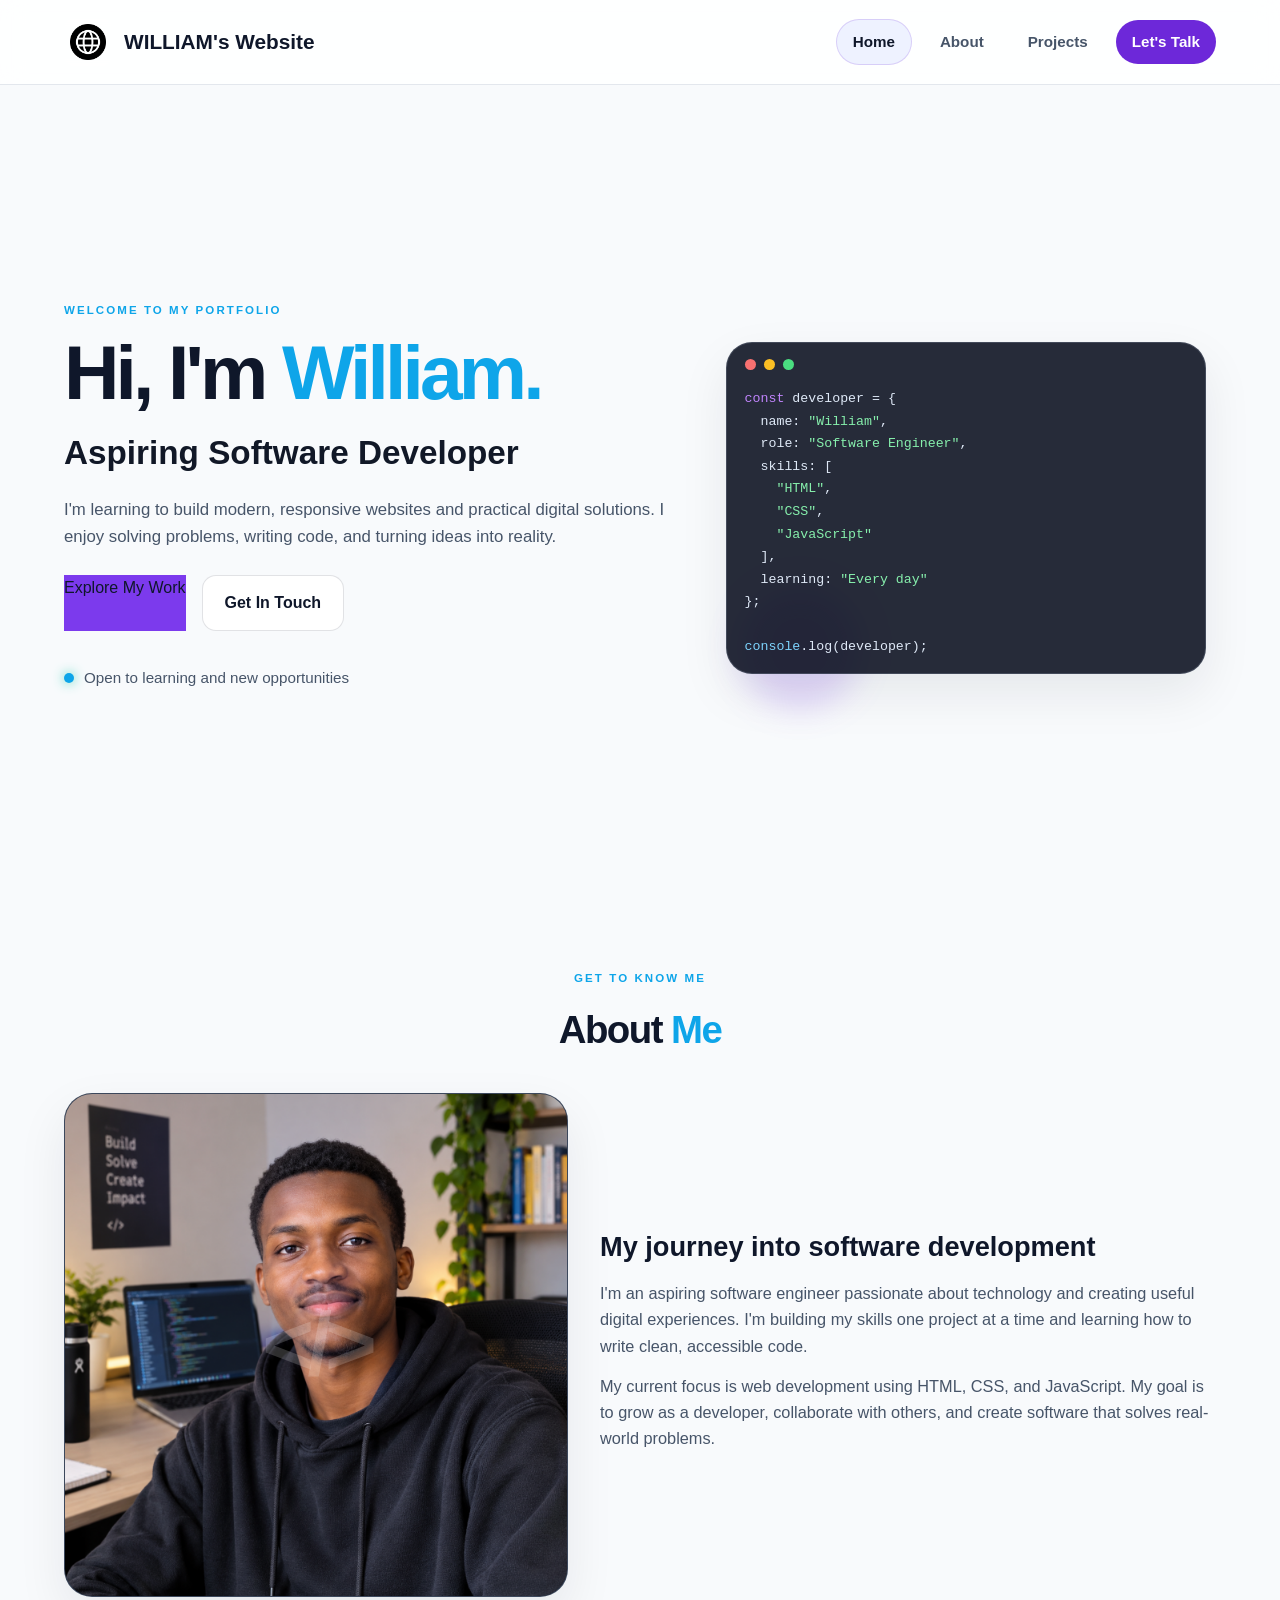
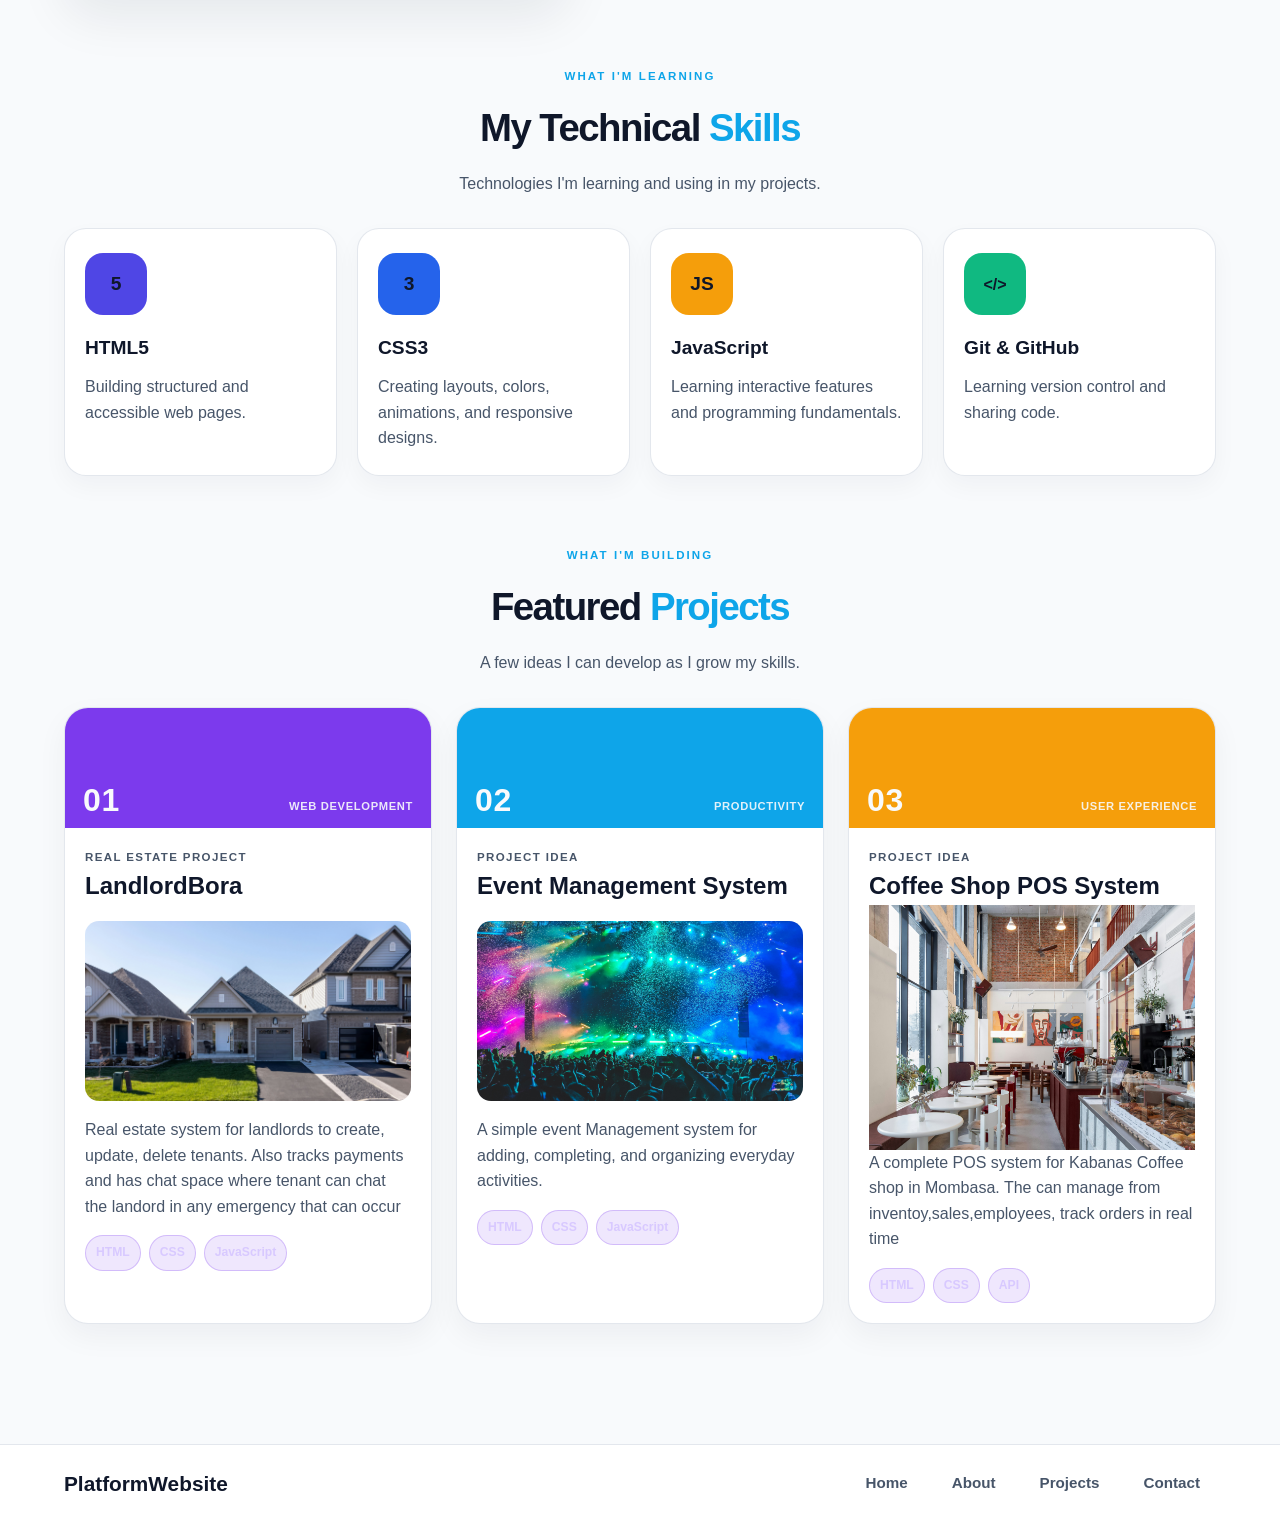
<file: index.html>
<!DOCTYPE html>
<html lang="en">

<head>
  <meta charset="UTF-8">
  <meta name="viewport" content="width=device-width, initial-scale=1.0">
  <link rel="stylesheet" href="static/css/style .css">
  <link rel="shortcut icon" href="static\images\web.png" type="image/x-icon">
  <title>Website</title>
</head>

<body>
  <header>
    <nav class="navbar">
      <div class="logo">
        <img class="logo-img" src="static/images/web.png" alt="logo">
        <h2>WILLIAM's Website</h2>
      </div>
      <input type="checkbox" id="nav-toggle" class="nav-toggle-checkbox">
      <label for="nav-toggle" class="nav-toggle" aria-label="Toggle navigation">☰</label>
      <ul class="navlinks">
        <li><a href="index.html" class="active">Home</a></li>
        <li><a href="about.html">About</a></li>
        <li><a href="projects .html">Projects</a></li>
        <li><a class="nav-contact" href="contact.html">Let's Talk</a></li>
      </ul>
    </nav>
  </header>
  <main>
    <section class="hero" id="home">
      <div class="hero-content">
        <p class="eyebrow">WELCOME TO MY PORTFOLIO</p>
        <h1>Hi, I'm <span>William.</span></h1>
        <h2>Aspiring Software Developer</h2>
        <p class="hero-description">
          I'm learning to build modern, responsive websites
          and practical digital solutions. I enjoy solving
          problems, writing code, and turning ideas into reality.
        </p>

        <div class="hero-buttons">
          <a href="/projects .html" class="btn -cta btn-primary">Explore My Work</a>
          <a href="/about.html" class="btn-cta btn-outline ">Get In Touch</a>
        </div>

        <p class="availability">
          <span class="status-dot"></span>
          Open to learning and new opportunities
        </p>
      </div>

      <div class="hero-card">
        <div class="code-window">
          <div class="window-dots">
            <span></span><span></span><span></span>
          </div>
          <pre><code><span class="code-purple">const</span> developer = {
  name: <span class="code-green">"William"</span>,
  role: <span class="code-green">"Software Engineer"</span>,
  skills: [
    <span class="code-green">"HTML"</span>,
    <span class="code-green">"CSS"</span>,
    <span class="code-green">"JavaScript"</span>
  ],
  learning: <span class="code-green">"Every day"</span>
};

<span class="code-blue">console</span>.log(developer);</code></pre>
        </div>
        <div class="hero-decoration"></div>
      </div>
    </section>

  


  <section class="section" id="about">
      <div class="section-heading">
        <p class="eyebrow">GET TO KNOW ME</p>
        <h2>About <span>Me</span></h2>
      </div>

      <div class="about-content">
        <div class="about-img">
            <img src="static\images\m.png" alt="">
        </div>
        <div>
          <h3>My journey into software development</h3>
          <p>
            I'm an aspiring software engineer passionate about
            technology and creating useful digital experiences.
            I'm building my skills one project at a time and
            learning how to write clean, accessible code.
          </p>
          <p>
            My current focus is web development using HTML, CSS,
            and JavaScript. My goal is to grow as a developer,
            collaborate with others, and create software that
            solves real-world problems.
          </p>
         
        </div>
      </div>
    </section>

  <section class="section" id="skills">
      <div class="section-heading">
        <p class="eyebrow">WHAT I'M LEARNING</p>
        <h2>My Technical <span>Skills</span></h2>
        <p class="section-description">
          Technologies I'm learning and using in my projects.
        </p>
      </div>

      <div class="skills-grid">
        <article class="skill-card">
          <div class="skill-icon html-icon">5</div>
          <h3>HTML5</h3>
          <p>Building structured and accessible web pages.</p>
        </article>

        <article class="skill-card">
          <div class="skill-icon css-icon">3</div>
          <h3>CSS3</h3>
          <p>Creating layouts, colors, animations, and responsive designs.</p>
        </article>

        <article class="skill-card">
          <div class="skill-icon js-icon">JS</div>
          <h3>JavaScript</h3>
          <p>Learning interactive features and programming fundamentals.</p>
        </article>

        <article class="skill-card">
          <div class="skill-icon git-icon">&lt;/&gt;</div>
          <h3>Git & GitHub</h3>
          <p>Learning version control and sharing code.</p>
        </article>
      </div>
  </section>
  <section class="section" id="projects">
      <div class="section-heading">
        <p class="eyebrow">WHAT I'M BUILDING</p>
        <h2>Featured <span>Projects</span></h2>
        <p class="section-description">
          A few ideas I can develop as I grow my skills.
        </p>
      </div>

      <div class="projects-grid">
        <article class="project-card">
          <div class="project-visual visual-one">
            <span class="project-symbol">01</span>
            <span class="visual-label">WEB DEVELOPMENT</span>
          </div>
          <div class="project-body">
            <p class="project-type">REAL ESTATE PROJECT</p>
            <h3>LandlordBora</h3>
            <img class="project-img" src="static\images\real.jpg" alt="">
            <p>
              Real estate system for landlords to create, update, delete tenants. Also tracks payments and has chat
              space where tenant can chat the landord in any emergency that can occur
            </p>
            <div class="tags">
              <span>HTML</span><span>CSS</span><span>JavaScript</span>
            </div>
          </div>
        </article>

        <article class="project-card">
          <div class="project-visual visual-two">
            <span class="project-symbol">02</span>
            <span class="visual-label">PRODUCTIVITY</span>
          </div>
          <div class="project-body">
            <p class="project-type">PROJECT IDEA</p>
            <h3>Event Management System</h3>
            <img src="static\images\event.jpg" alt="" class="project-img">
            <p>
              A simple event Management system for adding, completing,
              and organizing everyday activities.
            </p>
            <div class="tags">
              <span>HTML</span><span>CSS</span><span>JavaScript</span>
            </div>
          </div>
        </article>

        <article class="project-card">
          <div class="project-visual visual-three">
            <span class="project-symbol">03</span>
            <span class="visual-label">USER EXPERIENCE</span>
          </div>
          <div class="project-body">
            <p class="project-type">PROJECT IDEA</p>
            <h3>Coffee Shop POS System</h3>
            <img src="static\images\coffe-shop.jpg" alt="">
            <p>
              A complete POS system for Kabanas Coffee shop in Mombasa. The can manage from inventoy,sales,employees,
              track orders in real time
            </p>
            <div class="tags">
              <span>HTML</span><span>CSS</span><span>API</span>
            </div>
          </div>
        </article>
      </div>

    </section>

  </main>
  <footer>
    <nav class="navbar footer-navbar">
      <div class="logo">
        <h2>PlatformWebsite</h2>
      </div>
      <ul class="navlinks">
        <li><a href="index.html">Home</a></li>
        <li><a href="about.html">About</a></li>
        <li><a href="projects .html">Projects</a></li>
        <li><a href="contact.html">Contact</a></li>
      </ul>
    </nav>
  </footer>
</body>

</html>
</file>
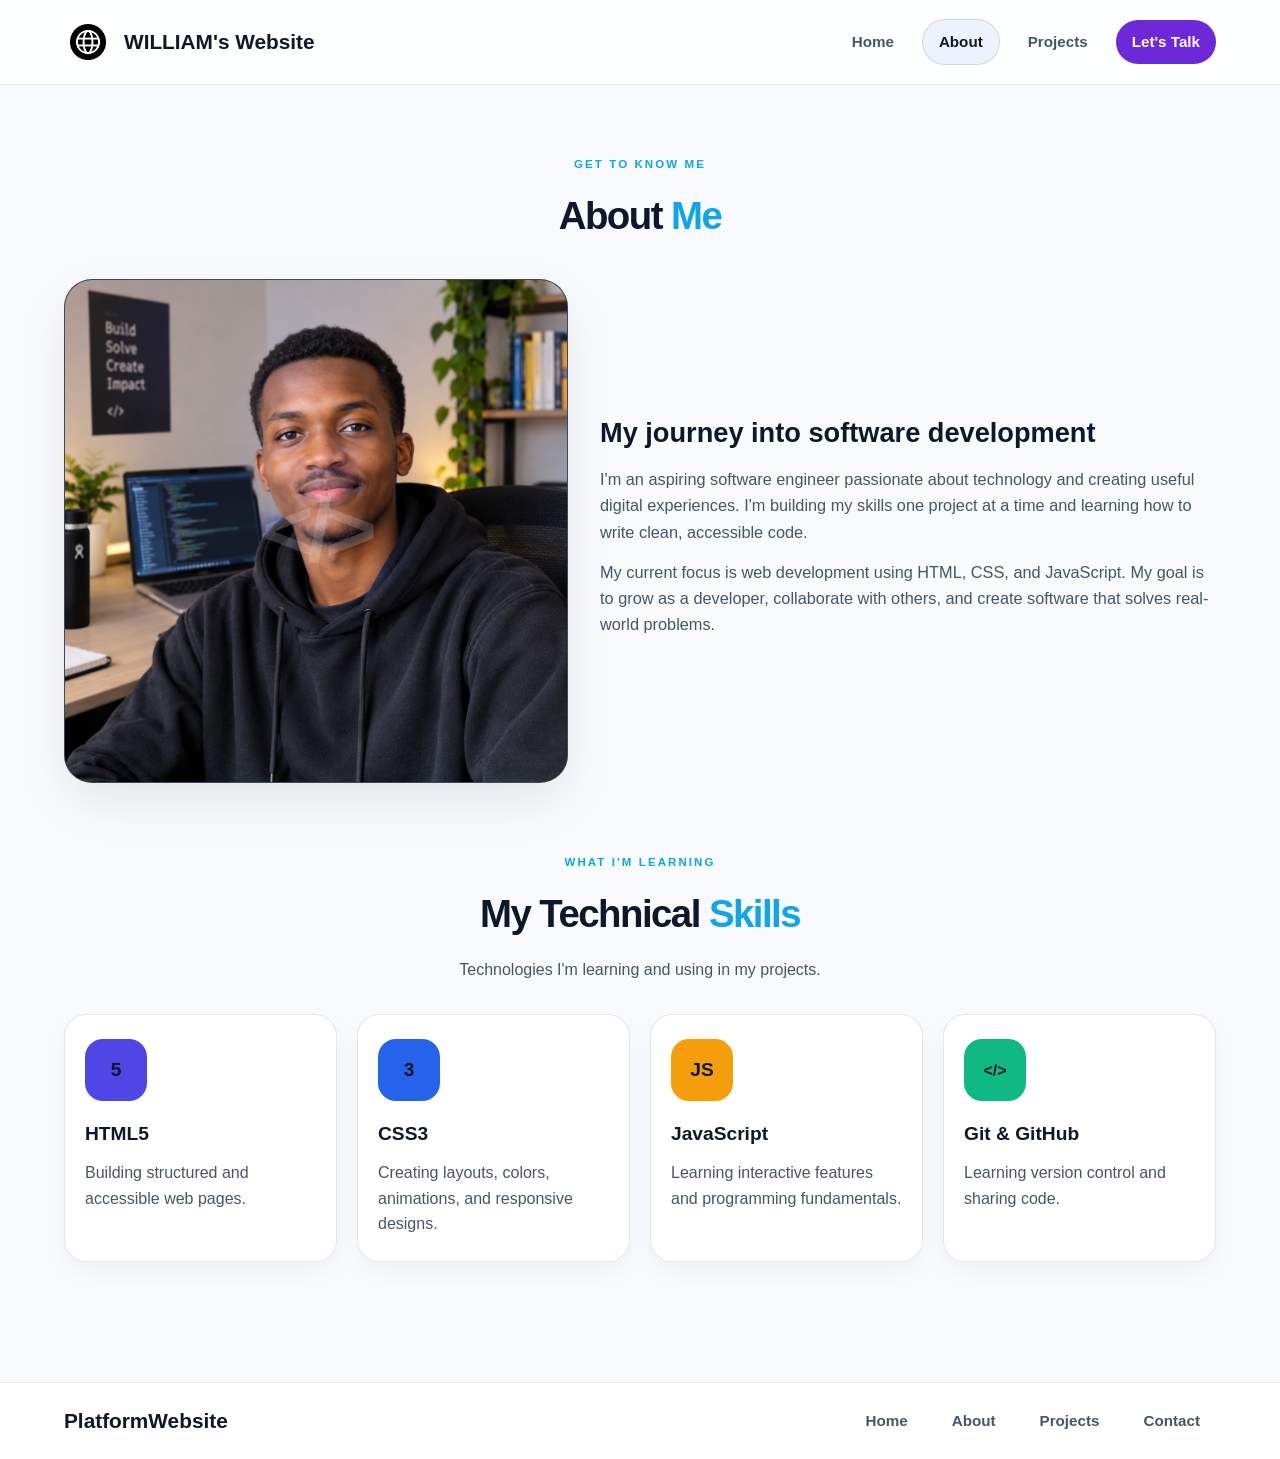
<file: about.html>
<!DOCTYPE html>
<html lang="en">
<head>
    <meta charset="UTF-8">
    <meta name="viewport" content="width=device-width, initial-scale=1.0">
    <title>Document</title>
    <link rel="stylesheet" href="static/css/style .css">
  <link rel="shortcut icon" href="static\images\web.png" type="image/x-icon">

</head>
<body>
   <header>
     <nav class="navbar">
       <div class="logo">
         <img class="logo-img" src="static/images/web.png" alt="logo">
         <h2>WILLIAM's Website</h2>
       </div>
       <input type="checkbox" id="nav-toggle" class="nav-toggle-checkbox">
       <label for="nav-toggle" class="nav-toggle" aria-label="Toggle navigation">☰</label>
       <ul class="navlinks">
         <li><a href="index.html">Home</a></li>
         <li><a href="about.html" class="active">About</a></li>
         <li><a href="projects .html">Projects</a></li>
         <li><a class="nav-contact" href="contact.html">Let's Talk</a></li>
       </ul>
     </nav>
   </header>
   <main>
     <section class="section" id="about">
      <div class="section-heading">
        <p class="eyebrow">GET TO KNOW ME</p>
        <h2>About <span>Me</span></h2>
      </div>

      <div class="about-content">
        <div class="about-img">
          <img src="static\images\m.png" alt="">
        </div>
        <div>
          <h3>My journey into software development</h3>
          <p>
            I'm an aspiring software engineer passionate about
            technology and creating useful digital experiences.
            I'm building my skills one project at a time and
            learning how to write clean, accessible code.
          </p>
          <p>
            My current focus is web development using HTML, CSS,
            and JavaScript. My goal is to grow as a developer,
            collaborate with others, and create software that
            solves real-world problems.
          </p>
         
        </div>
      </div>
    </section>

    <section class="section" id="skills">
      <div class="section-heading">
        <p class="eyebrow">WHAT I'M LEARNING</p>
        <h2>My Technical <span>Skills</span></h2>
        <p class="section-description">
          Technologies I'm learning and using in my projects.
        </p>
      </div>

      <div class="skills-grid">
        <article class="skill-card">
          <div class="skill-icon html-icon">5</div>
          <h3>HTML5</h3>
          <p>Building structured and accessible web pages.</p>
        </article>

        <article class="skill-card">
          <div class="skill-icon css-icon">3</div>
          <h3>CSS3</h3>
          <p>Creating layouts, colors, animations, and responsive designs.</p>
        </article>

        <article class="skill-card">
          <div class="skill-icon js-icon">JS</div>
          <h3>JavaScript</h3>
          <p>Learning interactive features and programming fundamentals.</p>
        </article>

        <article class="skill-card">
          <div class="skill-icon git-icon">&lt;/&gt;</div>
          <h3>Git & GitHub</h3>
          <p>Learning version control and sharing code.</p>
        </article>
      </div>
    </section>
   </main>
   <footer>
     <nav class="navbar footer-navbar">
       <div class="logo">
         <h2>PlatformWebsite</h2>
       </div>
       <ul class="navlinks">
         <li><a href="index.html">Home</a></li>
         <li><a href="about.html">About</a></li>
         <li><a href="projects .html">Projects</a></li>
         <li><a href="contact.html">Contact</a></li>
       </ul>
     </nav>
   </footer>
</body>
</html>
</file>
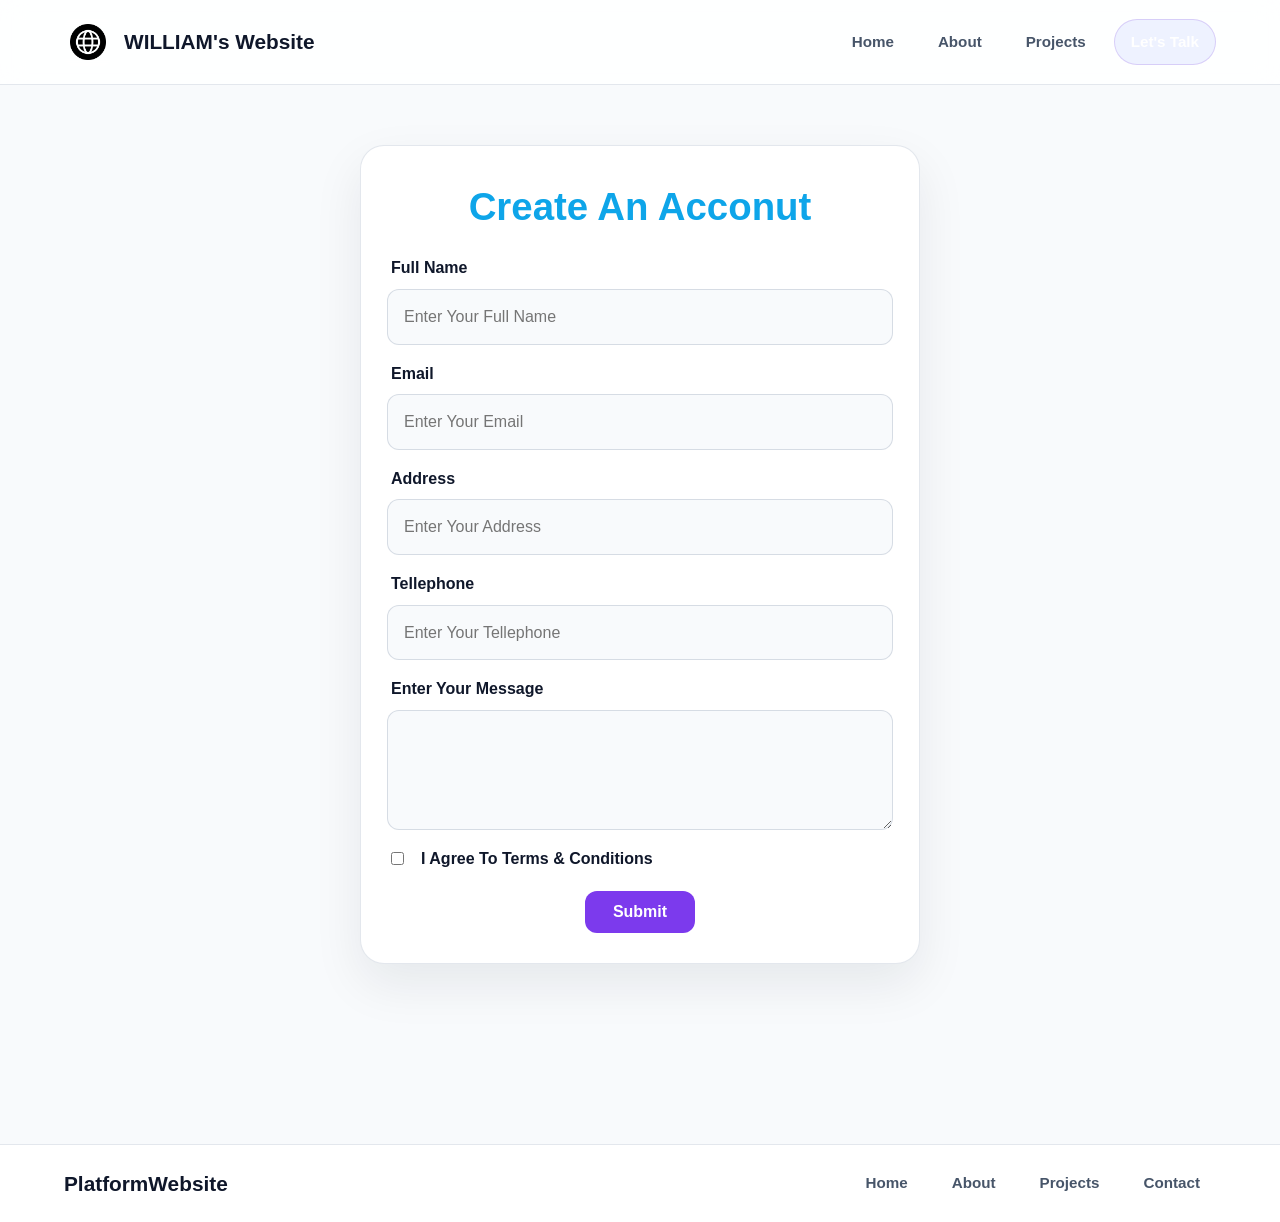
<file: contact.html>
<!DOCTYPE html>
<html lang="en">
<head>
    <meta charset="UTF-8">
    <meta name="viewport" content="width=device-width, initial-scale=1.0">
    <title>Document</title>
    <link rel="stylesheet" href="static/css/style .css">
  <link rel="shortcut icon" href="static\images\web.png" type="image/x-icon">

</head>
<body>
    <header>
      <nav class="navbar">
        <div class="logo">
          <img class="logo-img" src="static/images/web.png" alt="logo">
          <h2>WILLIAM's Website</h2>
        </div>
        <input type="checkbox" id="nav-toggle" class="nav-toggle-checkbox">
        <label for="nav-toggle" class="nav-toggle" aria-label="Toggle navigation">☰</label>
        <ul class="navlinks">
          <li><a href="index.html">Home</a></li>
          <li><a href="about.html">About</a></li>
          <li><a href="projects .html">Projects</a></li>
          <li><a class="nav-contact active" href="contact.html">Let's Talk</a></li>
        </ul>
      </nav>
    </header>
    <main>
    <div class="container">
        <div class="title">
            <p>Create An Acconut</p>
        </div>
        <div class="input-group">
            <label for="fullname">Full Name</label>
            <input type="text" name="fullname" id="fullname" placeholder="Enter Your Full Name" required>
        </div>
        <div class="input-group">
            <label for="email">Email</label>
            <input type="email" name="email"" id="email"" placeholder="Enter Your Email " required>
        </div>
       
        <div class="input-group">
            <label for="address">Address</label>
            <input type="text" name="address" id="address" placeholder="Enter Your Address" required>
        </div>
         <div class="input-group">
            <label for="tellephone">Tellephone</label>
            <input type="tel" name="tellephone" id="tellephone" placeholder="Enter Your Tellephone" required>
        </div>
        <div class="input-group">
                <label for="text-area">Enter Your Message</label>
                <textarea placeholder="Type Your Message Here">

                </textarea>
        </div>
       
        <div class="terms">
            <input type="checkbox" name="terms" id="terms"  required>
            <label for="terms">I Agree To Terms & Conditions</label>

        </div>
        <div class="input-btn">
            <input type="submit" value="Submit" >
        </div>


   </div>
    </main>
    <footer>
      <nav class="navbar footer-navbar">
        <div class="logo">
          <h2>PlatformWebsite</h2>
        </div>
        <ul class="navlinks">
          <li><a href="index.html">Home</a></li>
          <li><a href="about.html">About</a></li>
          <li><a href="projects .html">Projects</a></li>
          <li><a href="contact.html">Contact</a></li>
        </ul>
      </nav>
    </footer>
</body>
</html>
</file>
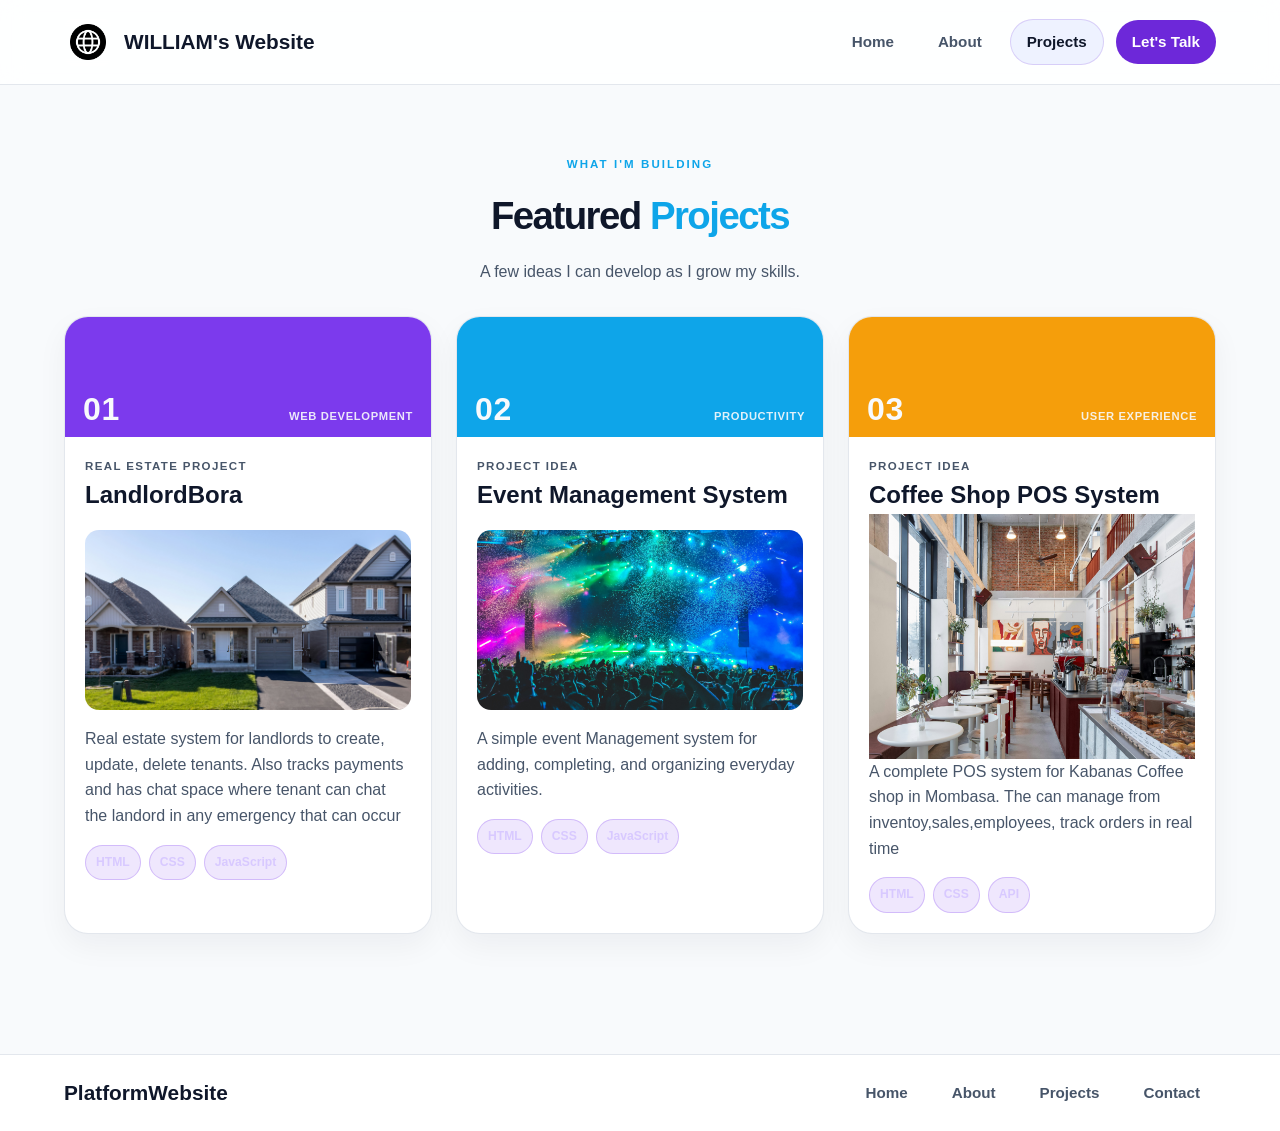
<file: projects .html>
<!DOCTYPE html>
<html lang="en">

<head>
  <meta charset="UTF-8">
  <meta name="viewport" content="width=device-width, initial-scale=1.0">
  <link rel="stylesheet" href="static/css/style .css">
  <link rel="shortcut icon" href="static\images\web.png" type="image/x-icon">

  <title>Document</title>
</head>

<body>
  <header>
    <nav class="navbar">
      <div class="logo">
        <img class="logo-img" src="static/images/web.png" alt="logo">
        <h2>WILLIAM's Website</h2>
      </div>
      <input type="checkbox" id="nav-toggle" class="nav-toggle-checkbox">
      <label for="nav-toggle" class="nav-toggle" aria-label="Toggle navigation">☰</label>
      <ul class="navlinks">
        <li><a href="index.html">Home</a></li>
        <li><a href="about.html">About</a></li>
        <li><a href="projects .html" class="active">Projects</a></li>
        <li><a class="nav-contact" href="contact.html">Let's Talk</a></li>
      </ul>
    </nav>
  </header>
  <main>
    <section class="section" id="projects">
      <div class="section-heading">
        <p class="eyebrow">WHAT I'M BUILDING</p>
        <h2>Featured <span>Projects</span></h2>
        <p class="section-description">
          A few ideas I can develop as I grow my skills.
        </p>
      </div>

      <div class="projects-grid">
        <article class="project-card">
          <div class="project-visual visual-one">
            <span class="project-symbol">01</span>
            <span class="visual-label">WEB DEVELOPMENT</span>
          </div>
          <div class="project-body">
            <p class="project-type">REAL ESTATE PROJECT</p>
            <h3>LandlordBora</h3>
            <img class="project-img" src="static\images\real.jpg" alt="">
            <p>
              Real estate system for landlords to create, update, delete tenants. Also tracks payments and has chat
              space where tenant can chat the landord in any emergency that can occur
            </p>
            <div class="tags">
              <span>HTML</span><span>CSS</span><span>JavaScript</span>
            </div>
          </div>
        </article>

        <article class="project-card">
          <div class="project-visual visual-two">
            <span class="project-symbol">02</span>
            <span class="visual-label">PRODUCTIVITY</span>
          </div>
          <div class="project-body">
            <p class="project-type">PROJECT IDEA</p>
            <h3>Event Management System</h3>
            <img src="static\images\event.jpg" alt="" class="project-img">
            <p>
              A simple event Management system for adding, completing,
              and organizing everyday activities.
            </p>
            <div class="tags">
              <span>HTML</span><span>CSS</span><span>JavaScript</span>
            </div>
          </div>
        </article>

        <article class="project-card">
          <div class="project-visual visual-three">
            <span class="project-symbol">03</span>
            <span class="visual-label">USER EXPERIENCE</span>
          </div>
          <div class="project-body">
            <p class="project-type">PROJECT IDEA</p>
            <h3>Coffee Shop POS System</h3>
            <img src="static\images\coffe-shop.jpg" alt="">
            <p>
              A complete POS system for Kabanas Coffee shop in Mombasa. The can manage from inventoy,sales,employees,
              track orders in real time
            </p>
            <div class="tags">
              <span>HTML</span><span>CSS</span><span>API</span>
            </div>
          </div>
        </article>
      </div>

    </section>

  </main>

  <footer>
    <nav class="navbar footer-navbar">
      <div class="logo">
        <h2>PlatformWebsite</h2>
      </div>
      <ul class="navlinks">
        <li><a href="index.html">Home</a></li>
        <li><a href="about.html">About</a></li>
        <li><a href="projects .html">Projects</a></li>
        <li><a href="contact.html">Contact</a></li>
      </ul>
    </nav>
  </footer>

</body>

</html>
</file>
<file: static/css/style .css>
:root {
  --bg: #f8fafc;
  --bg-soft: #eef2f7;
  --panel: rgba(255, 255, 255, 0.88);
  --panel-strong: #ffffff;
  --card: #ffffff;
  --card-alt: #f8fafc;
  --text: #0f172a;
  --muted: #475569;
  --primary: #6d28d9;
  --primary-2: #4f46e5;
  --accent: #0ea5e9;
  --accent-2: #10b981;
  --line: rgba(148, 163, 184, 0.26);
  --shadow: 0 20px 50px rgba(15, 23, 42, 0.08);
}

* {
  box-sizing: border-box;
}

html {
  scroll-behavior: smooth;
}

body {
  margin: 0;
  font-family: "Segoe UI", Tahoma, Geneva, Verdana, sans-serif;
  background: var(--bg);
  color: var(--text);
  line-height: 1.6;
}

img {
  max-width: 100%;
  display: block;
}

a {
  color: inherit;
  text-decoration: none;
}

header {
  position: sticky;
  top: 0;
  z-index: 100;
  background: rgba(255, 255, 255, 0.86);
  backdrop-filter: blur(12px);
  border-bottom: 1px solid var(--line);
}

.navbar {
  max-width: 1200px;
  margin: 0 auto;
  padding: 18px 24px;
  display: flex;
  align-items: center;
  justify-content: space-between;
  flex-wrap: wrap;
  gap: 18px;
}

.logo {
  display: flex;
  align-items: center;
  gap: 12px;
}

.logo h2 {
  margin: 0;
  font-size: 1.3rem;
  font-weight: 700;
}

.logo-img {
  width: 48px;
  height: 48px;
  object-fit: contain;
  border-radius: 12px;
  background: rgba(255, 255, 255, 0.08);
  padding: 6px;
}

.navlinks {
  list-style: none;
  display: flex;
  align-items: center;
  gap: 12px;
  margin: 0;
  padding: 0;
  flex-wrap: wrap;
}

.nav-toggle-checkbox {
  display: none;
}

.nav-toggle {
  display: none;
  cursor: pointer;
  font-size: 1.8rem;
  color: var(--text);
  width: 42px;
  height: 42px;
  border-radius: 10px;
  align-items: center;
  justify-content: center;
  border: 1px solid var(--line);
  background: #fff;
}

.navlinks a {
  display: inline-flex;
  align-items: center;
  justify-content: center;
  padding: 10px 16px;
  border-radius: 999px;
  color: var(--muted);
  font-size: 0.95rem;
  font-weight: 600;
  transition: 0.25s ease;
}

.navlinks a:hover {
  color: var(--text);
  background: #eef2ff;
}

.navlinks a.active {
  color: var(--text);
  background: #eef2ff;
  border: 1px solid rgba(109, 40, 217, 0.18);
}

.nav-contact {
  background: var(--primary);
  color: white !important;
  box-shadow: none;
}

main {
  max-width: 1200px;
  margin: 0 auto;
  padding: 0 24px 80px;
}

.hero {
  min-height: calc(100vh - 86px);
  display: grid;
  grid-template-columns: 1.1fr 0.9fr;
  align-items: center;
  gap: 40px;
  padding: 52px 0 30px;
}

.eyebrow {
  margin: 0 0 12px;
  color: var(--accent);
  letter-spacing: 0.18em;
  font-size: 0.72rem;
  font-weight: 700;
  text-transform: uppercase;
}

.hero-content h1 {
  margin: 0;
  font-size: clamp(2.8rem, 6vw, 5rem);
  line-height: 1.08;
  letter-spacing: -0.05em;
}

.hero-content h1 span {
  color: var(--accent);
}

.hero-content h2 {
  margin: 12px 0 18px;
  font-size: clamp(1.5rem, 2.6vw, 2.4rem);
  color: #111827;
}

.hero-description {
  max-width: 620px;
  margin: 0 0 24px;
  color: var(--muted);
  font-size: 1.05rem;
}

.hero-buttons {
  display: flex;
  flex-wrap: wrap;
  gap: 16px;
  margin-bottom: 20px;
}

.btn-cta {
  display: inline-flex;
  align-items: center;
  justify-content: center;
  padding: 14px 22px;
  border-radius: 14px;
  font-weight: 700;
  border: 1px solid transparent;
  transition: transform 0.2s ease, box-shadow 0.2s ease;
}

.btn-cta:hover {
  transform: translateY(-2px);
}

.btn-primary {
  background: #7c3aed;
  box-shadow: none;
}

.btn-outline {
  background: #ffffff;
  border-color: rgba(15, 23, 42, 0.12);
  color: var(--text);
}

.availability {
  display: inline-flex;
  align-items: center;
  gap: 10px;
  color: var(--muted);
  font-size: 0.95rem;
}

.status-dot {
  width: 10px;
  height: 10px;
  background: var(--accent);
  border-radius: 50%;
  box-shadow: 0 0 12px rgba(51, 209, 180, 0.9);
}

.hero-card {
  position: relative;
  padding: 20px 10px 10px;
}

.hero-card::before {
  content: "";
  position: absolute;
  inset: auto 0 -24px 24px;
  height: 120px;
  width: 120px;
  border-radius: 50%;
  background: rgba(124, 58, 237, 0.18);
  filter: blur(16px);
}

.code-window {
  position: relative;
  z-index: 1;
  background: rgba(2, 6, 23, 0.85);
  border: 1px solid var(--line);
  border-radius: 26px;
  box-shadow: var(--shadow);
  padding: 16px 18px 14px;
  overflow: hidden;
}

.window-dots {
  display: flex;
  gap: 8px;
  align-items: center;
  margin-bottom: 18px;
}

.window-dots span {
  width: 11px;
  height: 11px;
  border-radius: 50%;
  display: inline-block;
}

.window-dots span:nth-child(1) {
  background: #f87171;
}

.window-dots span:nth-child(2) {
  background: #fbbf24;
}

.window-dots span:nth-child(3) {
  background: #4ade80;
}

.code-window pre {
  margin: 0;
  color: #dfe9f7;
  font-size: 0.83rem;
  line-height: 1.7;
  white-space: pre-wrap;
}

.code-purple {
  color: #c084fc;
}

.code-green {
  color: #86efac;
}

.code-blue {
  color: #7dd3fc;
}

.section {
  padding-top: 70px;
}

.section-heading {
  margin-bottom: 32px;
  text-align: center;
}

.section-heading h2 {
  margin: 0;
  font-size: clamp(2.2rem, 3vw, 3rem);
  letter-spacing: -0.04em;
}

.section-heading h2 span {
  color: var(--accent);
}

.section-description {
  max-width: 700px;
  margin: 12px auto 0;
  color: var(--muted);
}

.about-content {
  display: grid;
  grid-template-columns: 0.9fr 1.1fr;
  gap: 32px;
  align-items: center;
}

.about-img {
  position: relative;
  min-height: 320px;
  border-radius: 28px;
  border: 1px solid var(--line);
  background: #1e293b;
  overflow: hidden;
  box-shadow: var(--shadow);
}

.about-img::before {
  content: "</>";
  position: absolute;
  inset: 0;
  display: grid;
  place-items: center;
  font-size: clamp(3.5rem, 7vw, 6rem);
  font-weight: 800;
  color: rgba(255, 255, 255, 0.18);
  letter-spacing: -0.08em;
}

.about-content h3 {
  margin-top: 0;
  margin-bottom: 12px;
  font-size: clamp(1.7rem, 2vw, 2.3rem);
}

.about-content p {
  margin: 0 0 14px;
  color: var(--muted);
  font-size: 1.02rem;
}

.skills-grid {
  display: grid;
  grid-template-columns: repeat(4, minmax(0, 1fr));
  gap: 20px;
}

.skill-card {
  background: var(--card);
  border: 1px solid var(--line);
  border-radius: 22px;
  padding: 24px 20px;
  box-shadow: 0 10px 24px rgba(15, 23, 42, 0.04);
}

.skill-icon {
  width: 62px;
  height: 62px;
  border-radius: 18px;
  display: grid;
  place-items: center;
  font-weight: 800;
  font-size: 1.2rem;
  background: #4f46e5;
  box-shadow: inset 0 0 0 rgba(255, 255, 255, 0);
}

.css-icon {
  background: #2563eb;
}

.js-icon {
  background: #f59e0b;
}

.git-icon {
  background: #10b981;
  font-size: 1rem;
}

.skill-card h3 {
  margin: 18px 0 10px;
  font-size: 1.2rem;
}

.skill-card p {
  margin: 0;
  color: var(--muted);
}

.projects-grid {
  display: grid;
  grid-template-columns: repeat(3, minmax(0, 1fr));
  gap: 24px;
}

.project-card {
  background: var(--card);
  border: 1px solid var(--line);
  border-radius: 24px;
  overflow: hidden;
  box-shadow: 0 12px 30px rgba(15, 23, 42, 0.05);
}

.project-visual {
  display: flex;
  align-items: end;
  justify-content: space-between;
  min-height: 120px;
  padding: 18px 18px 12px;
  color: #f8fafc;
  font-weight: 700;
  letter-spacing: 0.04em;
}

.visual-one {
  background: #7c3aed;
}

.visual-two {
  background: #0ea5e9;
}

.visual-three {
  background: #f59e0b;
}

.project-symbol {
  font-size: 2rem;
  line-height: 1;
}

.visual-label {
  font-size: 0.7rem;
  text-transform: uppercase;
  opacity: 0.9;
}

.project-body {
  padding: 20px;
}

.project-type {
  margin: 0 0 8px;
  color: var(--accent);
  font-size: 0.72rem;
  letter-spacing: 0.12em;
  text-transform: uppercase;
  font-weight: 700;
}

.project-body h3 {
  margin: 0;
  font-size: 1.5rem;
}

.project-img {
  width: 100%;
  height: 180px;
  object-fit: cover;
  border-radius: 14px;
  margin: 16px 0;
}

.project-body p {
  margin: 0;
  color: var(--muted);
}

.tags {
  display: flex;
  flex-wrap: wrap;
  gap: 8px;
  margin-top: 16px;
}

.tags span {
  background: rgba(124, 58, 237, 0.12);
  color: #d8c9ff;
  border: 1px solid rgba(124, 58, 237, 0.25);
  padding: 7px 10px;
  border-radius: 999px;
  font-size: 0.76rem;
  font-weight: 600;
}

footer {
  border-top: 1px solid var(--line);
  background: #ffffff;
  margin-top: 40px;
}

footer .navbar {
  padding-top: 16px;
  padding-bottom: 16px;
}

.footer-navbar {
  width: 100%;
}

.container {
  width: min(100%, 560px);
  margin: 60px auto;
  background: #ffffff;
  border: 1px solid var(--line);
  border-radius: 24px;
  padding: 30px 26px;
  box-shadow: var(--shadow);
}

.title {
  margin-bottom: 18px;
  text-align: center;
}

.title p {
  margin: 0;
  color: var(--accent);
  font-size: clamp(1.8rem, 3vw, 2.4rem);
  font-weight: 800;
}

.input-group {
  display: flex;
  flex-direction: column;
  gap: 8px;
  margin-bottom: 16px;
}

label {
  color: var(--text);
  font-weight: 600;
  margin-left: 4px;
}

.input-group input,
.input-group textarea {
  width: 100%;
  border: 1px solid rgba(148, 163, 184, 0.35);
  border-radius: 12px;
  background: #f8fafc;
  color: var(--text);
  padding: 14px 16px;
  font: inherit;
  transition: border-color 0.2s ease, box-shadow 0.2s ease;
}

.input-group input:focus,
.input-group textarea:focus {
  outline: none;
  border-color: rgba(124, 58, 237, 0.8);
  box-shadow: 0 0 0 4px rgba(124, 58, 237, 0.14);
}

.input-group textarea {
  min-height: 120px;
  resize: vertical;
}

.terms {
  display: flex;
  align-items: center;
  gap: 10px;
  margin: 10px 0 20px;
  color: var(--muted);
}

.terms input {
  accent-color: var(--primary);
}

.input-btn {
  display: flex;
  justify-content: center;
}

.input-btn input {
  border: none;
  border-radius: 12px;
  background: #7c3aed;
  color: white;
  padding: 12px 28px;
  font-size: 1rem;
  font-weight: 700;
  cursor: pointer;
  transition: transform 0.2s ease;
}

.input-btn input:hover {
  transform: translateY(-2px);
}

@media (max-width: 900px) {
  .hero,
  .about-content,
  .projects-grid {
    grid-template-columns: 1fr;
  }

  .skills-grid {
    grid-template-columns: repeat(2, minmax(0, 1fr));
  }

  .hero {
    min-height: auto;
    padding-top: 40px;
  }
}

@media (max-width: 700px) {
  .navbar {
    position: relative;
    flex-wrap: wrap;
    justify-content: space-between;
    gap: 12px;
  }

  .logo {
    width: auto;
    justify-content: flex-start;
  }

  .nav-toggle {
    display: inline-flex;
  }

  .navlinks {
    display: none;
    width: 100%;
    flex-direction: column;
    align-items: stretch;
    justify-content: center;
    padding-top: 8px;
  }

  .nav-toggle-checkbox:checked ~ .navlinks {
    display: flex;
  }

  .navlinks li {
    width: 100%;
  }

  .navlinks a {
    width: 100%;
  }

  .hero {
    padding-top: 30px;
    text-align: center;
  }

  .hero-content,
  .hero-buttons,
  .availability {
    justify-content: center;
  }

  .hero-buttons {
    flex-direction: column;
  }

  .btn-cta {
    width: 100%;
  }

  .hero-description {
    margin-left: auto;
    margin-right: auto;
  }
}

@media (max-width: 600px) {
  main {
    padding-left: 16px;
    padding-right: 16px;
  }

  .hero-content h1 {
    font-size: 2.7rem;
  }

  .skills-grid,
  .projects-grid {
    grid-template-columns: 1fr;
  }

  .container {
    margin: 32px auto;
    padding: 22px 18px;
  }
}

@media (max-width: 420px) {
  .logo h2 {
    font-size: 1.05rem;
  }

  .navlinks {
    gap: 8px;
  }

  .navlinks a {
    padding: 9px 12px;
    font-size: 0.82rem;
  }

  .section {
    padding-top: 52px;
  }

  .section-heading h2 {
    font-size: 2rem;
  }

  .project-body {
    padding: 16px;
  }
}
</file>
